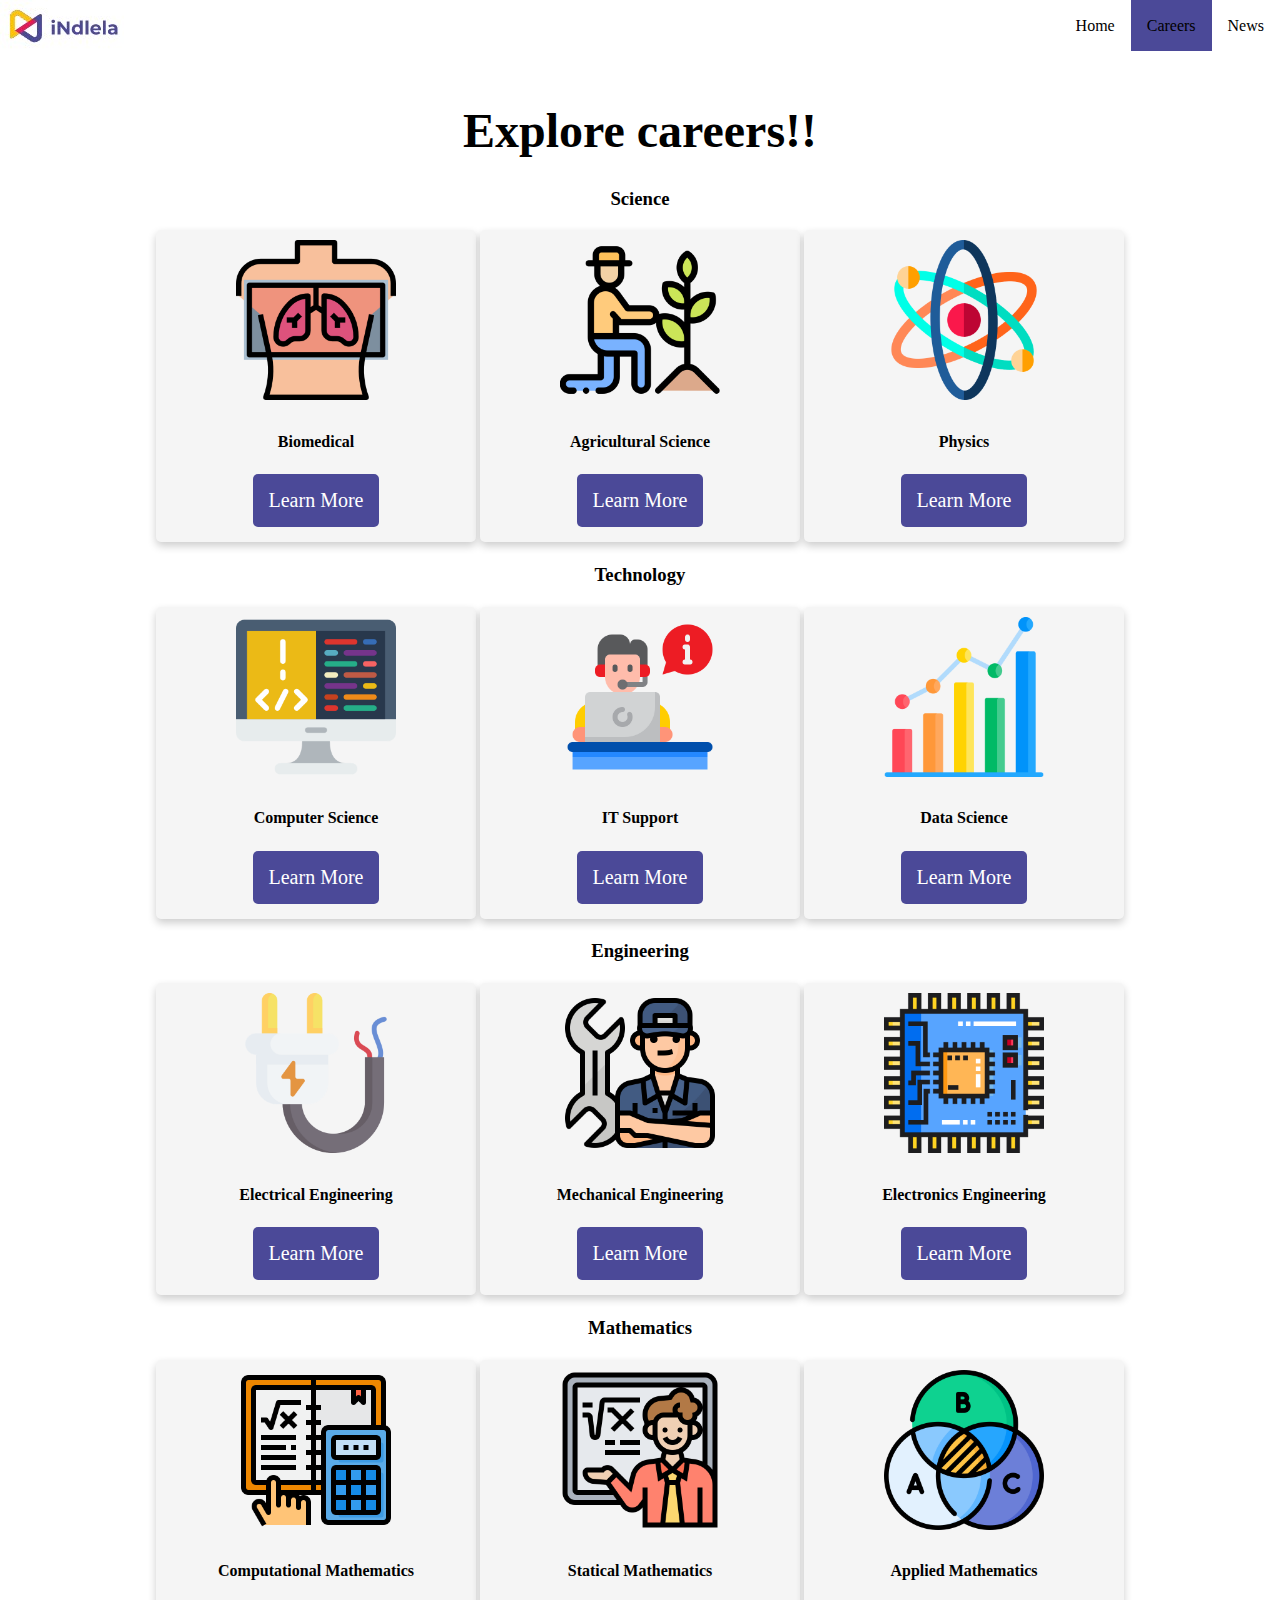
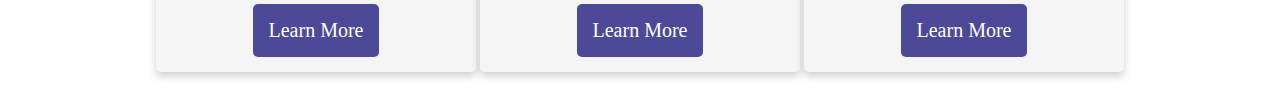
<file: careers.html>
<!DOCTYPE html>
<html lang="en">

<head>
    <meta charset="UTF-8">
    <meta http-equiv="X-UA-Compatible" content="IE=edge">
    <meta name="viewport" content="width=device-width, initial-scale=1.0">
    <title>Careers | Indlela</title>
    <link rel="stylesheet" href="css/styles.css">
</head>

<body>
    <nav>
        <ul class="topnav">
            <a href="index.html"><img src="images/Logo.jpg"></a>
            <li class="right"><a href="news.html">News</a></li>
            <li class="right active"><a href="careers.html">Careers</a></li>
            <li class="right"><a href="index.html">Home</a></li>
        </ul>
    </nav>
      <!-- <div class="conatiner">
        <div class="wrap">
            
            <div class="box one">
               
                <h1>SCIENCE</h1>
                <div class="poster p1">
                    <h4>S</h4>
                </div>
            </div>
            
            <div class="box two">
               
                <H1>TECHNOLOGY</H1>
                <div class="poster p2">
                    <h4>T</h4>
                </div>
            </div>
            
            <div class="box three">
               
                <h1>ENGINEERING</h1>
                <div class="poster p3">
                    <h4>E</h4>
                </div>
            </div>
  
            <div class="box four">
               
                <h1>MATHEMATICS</h1>
                <div class="poster p4">
                    <h4>M</h4>
                </div>
            </div>
            
            
        </div>
    </div> -->
    <section>
        <h1>Explore careers!!</h1>
        <h3>Science</h3>
        <div class="wrapper">
            <div class="card">
                <img class="career-svg" src="images/careers/medical.png" alt="Avatar" style="width:50%;">
                <div class="info">
                    <h4><b>Biomedical</b></h4>
                    <p><a class="btn" href="">Learn More</a></p>
                </div>
            </div>
            <div class="card">
                <img class="career-svg" src="images/careers/agriculture.png" alt="Avatar" style="width:50%">
                <div class="info">
                    <h4><b>Agricultural Science</b></h4>
                    <p><a class="btn" href="">Learn More</a></p>
                </div>
            </div>
            <div class="card">
                <img class="career-svg" src="images/careers/physics.png" alt="Avatar" style="width:50%">
                <div class="info">
                    <h4><b>Physics</b></h4>
                    <p><a class="btn" href="">Learn More</a></p>
                </div>
            </div>
        </div>
        <h3>Technology</h3>
        <div class="wrapper">
            <div class="card">
                <img class="career-svg" src="images/careers/CS.png" alt="Avatar" style="width:50%;">
                <div class="info">
                    <h4><b>Computer Science</b></h4>
                    <p><a class="btn" href="comsci.html">Learn More</a></p>
                </div>
            </div>
            <div class="card">
                <img class="career-svg" src="images/careers/IT.png" alt="Avatar" style="width:50%">
                <div class="info">
                    <h4><b>IT Support</b></h4>
                    <p><a class="btn" href="">Learn More</a></p>
                </div>
            </div>
            <div class="card">
                <img class="career-svg" src="images/careers/DS.png" alt="Avatar" style="width:50%">
                <div class="info">
                    <h4><b>Data Science</b></h4>
                    <p><a class="btn" href="">Learn More</a></p>
                </div>
            </div>
        </div>

        <h3>Engineering</h3>
        <div class="wrapper">
            <div class="card">
                <img class="career-svg" src="images/careers/Electrical.png" alt="Avatar" style="width:50%;">
                <div class="info">
                    <h4><b>Electrical Engineering</b></h4>
                    <p><a class="btn" href="">Learn More</a></p>
                </div>
            </div>
            <div class="card">
                <img class="career-svg" src="images/careers/mechanic.png" alt="Avatar" style="width:50%">
                <div class="info">
                    <h4><b>Mechanical Engineering</b></h4>
                    <p><a class="btn" href="">Learn More</a></p>
                </div>
            </div>
            <div class="card">
                <img class="career-svg" src="images/careers/Electronics.png" alt="Avatar" style="width:50%">
                <div class="info">
                    <h4><b>Electronics Engineering</b></h4>
                    <p><a class="btn" href="">Learn More</a></p>
                </div>
            </div>
        </div>
        <h3>Mathematics</h3>
        <div class="wrapper">
            <div class="card">
                <img class="career-svg" src="images/careers/mathematics.png" alt="Avatar" style="width:50%;">
                <div class="info">
                    <h4><b>Computational Mathematics</b></h4>
                    <p><a class="btn" href="">Learn More</a></p>
                </div>
            </div>
            <div class="card">
                <img class="career-svg" src="images/careers/mathematics_.png" alt="Avatar" style="width:50%">
                <div class="info">
                    <h4><b>Statical Mathematics</b></h4>
                    <p><a class="btn" href="">Learn More</a></p>
                </div>
            </div>
            <div class="card">
                <img class="career-svg" src="images/careers/applied.png" alt="Avatar" style="width:50%">
                <div class="info">
                    <h4><b>Applied Mathematics</b></h4>
                    <p><a class="btn" href="">Learn More</a></p>
                </div>
            </div>
        </div>
    </section>
</body>

</html>
</file>
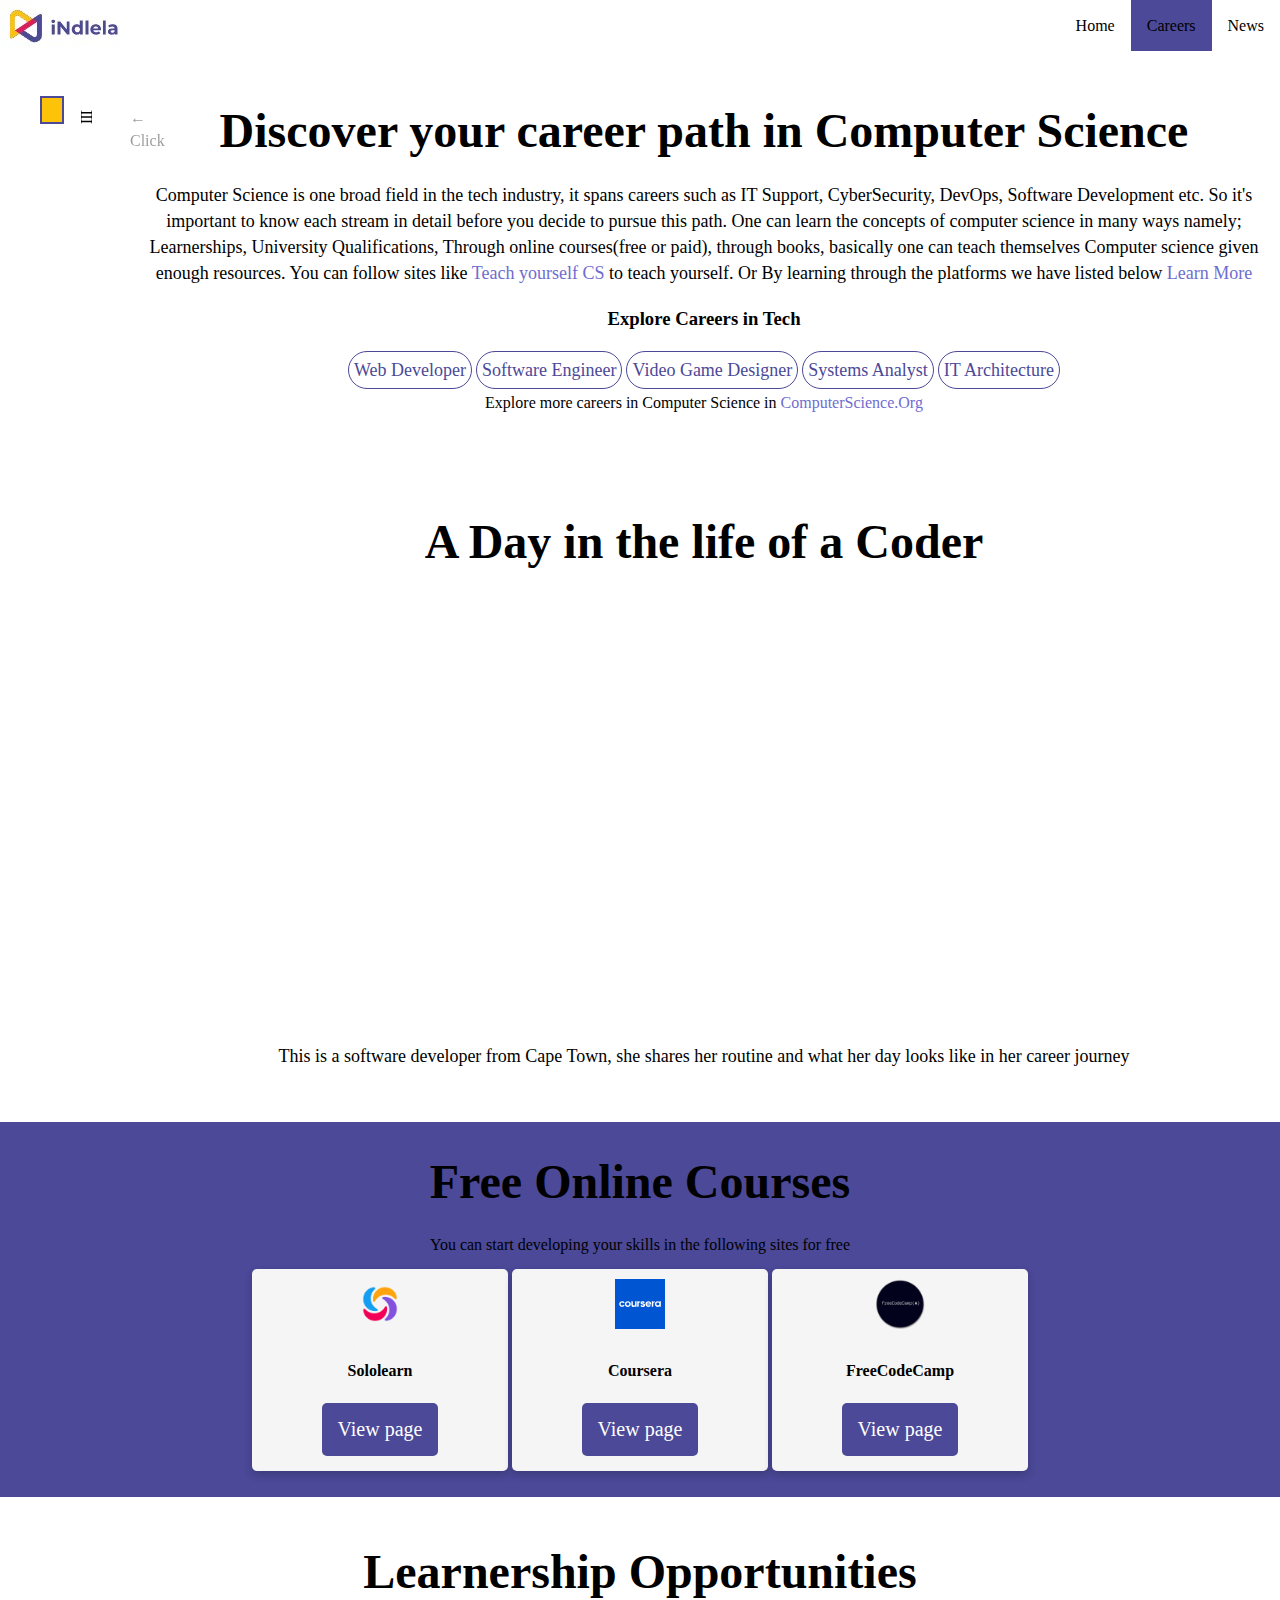
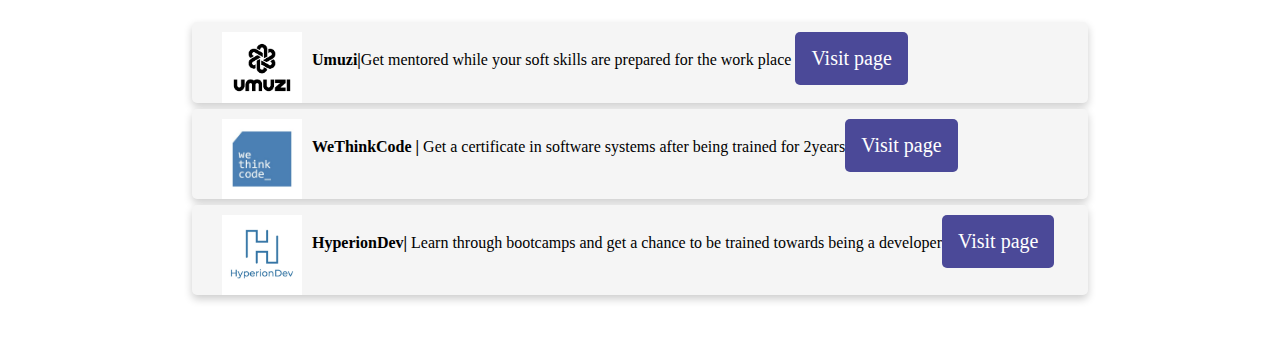
<file: comsci.html>
<!DOCTYPE html>
<html lang="en">

<head>
    <meta charset="UTF-8">
    <meta http-equiv="X-UA-Compatible" content="IE=edge">
    <meta name="viewport" content="width=device-width, initial-scale=1.0">
    <title>Careers | Indlela</title>
    <link rel="stylesheet" href="css/styles.css">
</head>

<body>
    <nav>
        <ul class="topnav">
            <a href="index.html"><img src="images/Logo.jpg"></a>
            <li class="right"><a href="news.html">News</a></li>
            <li class="right active"><a href="careers.html">Careers</a></li>
            <li class="right"><a href="index.html">Home</a></li>
        </ul>
    </nav>
    <details>
        <summary></summary>
        <nav class="menu">
            <a href="#about">About CS</a>
            <a href="#video">A day of a computer scientist</a>
            <a href="#learn">Learn Online</a>
            <a href="#opportunities">Opportunities</a>


        </nav>
    </details>
    <section style="padding-left: 10%;">
        <h1 id = "about">Discover your career path in Computer Science</h1>
        <p style="font-size:18px">Computer Science is one broad field in the tech industry, it spans careers such as IT
            Support, CyberSecurity,
            DevOps, Software Development etc. So it's important to know each stream in detail before you decide to
            pursue this path.
            One can learn the concepts of computer science in many ways namely; Learnerships,
            University Qualifications, Through online courses(free or paid), through books, basically one can teach
            themselves Computer science given enough resources.
            You can follow sites like <a href="https://teachyourselfcs.com/" target="_blank">Teach yourself CS</a> to teach yourself. Or
            By learning through the platforms we have listed below <a href="#learn">Learn More</a></p>

        <h3>Explore Careers in Tech</h3>
        <a class="tag" href="https://www.computerscience.org/careers/web-developer/" target="_blank">Web Developer</a>
        <a class="tag" href="https://www.computerscience.org/careers/software-engineer/" target="_blank">Software
            Engineer</a>
        <a class="tag" href="https://www.computerscience.org/careers/video-game-designer/" target="_blank">Video Game
            Designer</a>
        <a class="tag" href="https://www.computerscience.org/careers/systems-analyst/" target="_blank">Systems
            Analyst</a>
        <a class="tag" href="https://www.computerscience.org/careers/information-technology-architect/"
            target="_blank">IT Architecture</a>
        <p>Explore more careers in Computer Science in <a
                href="https://www.computerscience.org/careers/">ComputerScience.Org</a></p>
    </section>

    <section style="padding-left: 10%;">
        <h1 id="video">A Day in the life of a Coder</h1>
        <iframe width="790" height="444" src="https://www.youtube.com/embed/tI3AWQzCohM" title="YouTube video player"
            frameborder="0"
            allow="accelerometer; autoplay; clipboard-write; encrypted-media; gyroscope; picture-in-picture"
            allowfullscreen></iframe>
        <p style="font-size: 18px;">This is a software developer from Cape Town, she shares her routine and what her day
            looks like in her career journey</p>

    </section>

    <section style="padding: 2% 10%;" id="courses">
        <h1>Free Online Courses</h1>
        <p>You can start developing your skills in the following sites for free</p>

        <div class="card">
            <img class="courseIcon" src="images/companies/sololearn.png" alt="">
            <div class="info">
                <h4><b>Sololearn</b></h4>
                <p><a class="btn" href="https://www.sololearn.com/home" target="_blank">View page</a></p>
            </div>
        </div>
        <div class="card">
            <img class="courseIcon" src="images/companies/Coursera-Logo_600x600.svg" alt="">
            <div class="info">
                <h4><b>Coursera</b></h4>
                <p><a class="btn" href="https://www.coursera.org/" target="_blank">View page</a></p>
            </div>
        </div>
        <div class="card">
            <img class="courseIcon" src="images/companies/FreeCodeCamp_logo.png" alt="">
            <div class="info">
                <h4><b>FreeCodeCamp</b></h4>
                <p><a class="btn" href="freecodecamp.org/learn" target="_blank">View page</a></p>
            </div>
        </div>

    </section>

    <section id="opportunities">
        <h1>Learnership Opportunities</h1>
        <div class="cover"> 
            <div style="display:flex">
                <img class="coIcon" src="images/companies/Umuzi.png" alt="" style="padding-right: 10px;">
                <p><b>Umuzi|</b>Get mentored while your soft skills are prepared for the work place <a class = "btn" href="https://www.umuzi.org/" target="_blank">Visit page</a></p>     
            </div>
        </div>
        <div class="cover"> 
            <div style="display:flex">
                <img class="coIcon" src="images/companies/Wethinkcode.jpg" alt="" style="padding-right: 10px;">
                <p><b>WeThinkCode | </b>Get a certificate in software systems after being trained for 2years<a class = "btn" href="https://www.wethinkcode.co.za/" target="_blank">Visit page</a></p>     
            </div>
        </div>
        <div class="cover"> 
            <div style="display:flex">
                <img class="coIcon" src="images/companies/HyperionDev.jpg" alt="" style="padding-right: 10px;">
                <p> <b>HyperionDev| </b>Learn through bootcamps and get a chance to be trained towards being a developer<a class = "btn" href="https://www.hyperiondev.com/" target="_blank">Visit page</a></p>     
            </div>
        </div>
    </section>

</body>

</html>
</file>
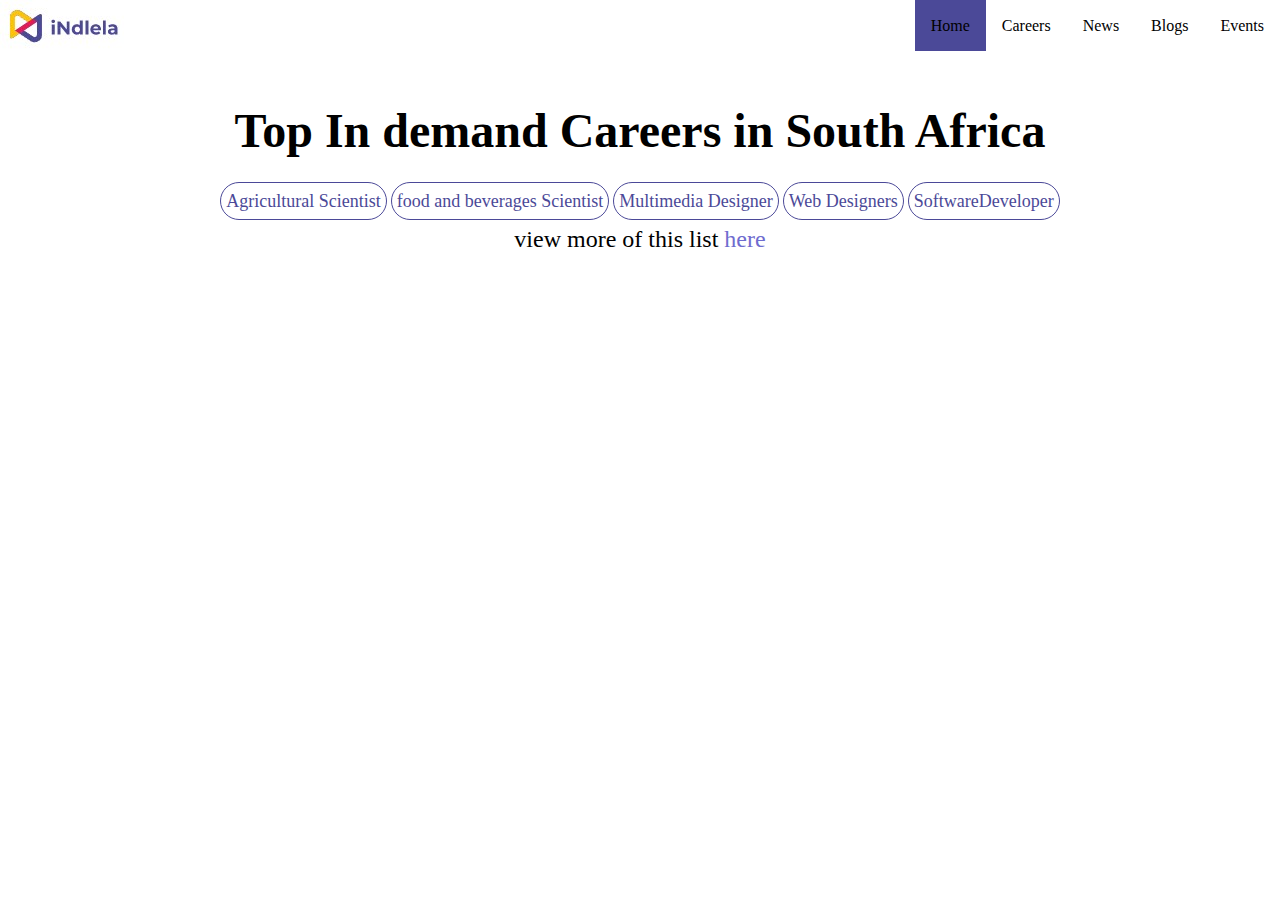
<file: news.html>
<!DOCTYPE html>
<html lang="en">
<head>
    <meta charset="UTF-8">
    <meta http-equiv="X-UA-Compatible" content="IE=edge">
    <meta name="viewport" content="width=device-width, initial-scale=1.0">
    <title>Loading| iNdlela</title>
    <link rel="stylesheet" href="css/styles.css">
</head>
<body>
  <nav>
    <ul class="topnav">
      <a href="index.html"><img src="images/Logo.jpg"></a>
      <li class="right"><a href="events.html">Events</a></li>
      <li class="right"><a href="blogs.html">Blogs</a></li>
      <li class="right"><a href="news.html">News</a></li>
      <li class="right"><a href="careers.html">Careers</a></li>
      <li class="right active"><a href="index.html">Home</a></li>

    </ul>
  </nav>
  <section>
    <h1>Top In demand Careers in South Africa</h1>
    <a class="tag" href="#" target="_blank">Agricultural Scientist</a>
    <a class="tag" href="#" target="_blank">food and beverages Scientist</a>
    <a class="tag" href="#" target="_blank">Multimedia Designer</a>
    <a class="tag"
      href="https://www.sabcnews.com/sabcnews/workers-day-the-most-in-demand-jobs-in-south-africa-right-now/"
      target="_blank">Web Designers</a>
    <a class="tag" href="https://www.computerscience.org/careers/information-technology-architect/"
      target="_blank">SoftwareDeveloper</a>

    <p style="font-size: 24px;">view more of this list <a
        href="https://www.sabcnews.com/sabcnews/workers-day-the-most-in-demand-jobs-in-south-africa-right-now/" target = "_blank">here</a>
    </p>
  </section>
</body>
</html>
</file>
<file: css/styles.css>
/*C O L O R   P A L L E T E S*/
html{
  --color-primary: #4b4998;
  --color-primary-co:#6f6ccf;
  --color-secondary: #fdc309;
  --color-tertiary: #e61a54;
  --bg-color: #f5f5f5;
  --font-color:#000000;
  height: 100%;
}
body {
  margin: 0;
  padding: 0;
  line-height: 1.45;
  font-family: "Roboto";
  color: var(--font-color);
}

a{
  text-decoration: none;
  color: var(--color-primary-co);
}

/*H E A D E R*/
header {
  width: 100%;
    background-image: url(EauDp1hUcAAE-bK.jpg);
    background-position: center;
    background-size: cover;
 
  background-image: linear-gradient(rgba(0, 0, 0, 0.727),rgba(0, 0, 0, 0.75)) , url(../images/bg.jpg);

}

h1 {
font-size: 48px;
margin: 0 0 16px 0;
}
h2 {
font-weight: 300;
font-size: 24px;
margin: 0 0 16px 0;
}
.myDiv {
  margin: 0 auto;
  padding: 100px 20px 0 20px;
  height: 70vh;
  text-align: center;
  color: var(--bg-color);
}
.btn {
  display: inline-block;
  color: white;
  font-weight: 500;
  font-size: 20px;
  background: var(--color-primary);
  border: none;
  border-radius: 5px;
  padding: 12px 16px;
  cursor: pointer;
}
.btn:hover {
  background: #6f6ccf;
}

/*N A V I G A T I O N*/
ul.topnav {
  list-style-type: none;
  margin: 0;
  padding: 0;
  overflow: hidden;
  background-color: white;
}

ul.topnav li {float: left;}

ul.topnav li a {
  display: block;
  color: var(--font-color);
  text-align: center;
  padding: 14px 16px;
  text-decoration: none;
}

.active{
  background-color: var(--color-primary);
  color:var(--bg-color);
}

ul.topnav li a:hover:not(.active) {background-color:var(--color-primary-co);}

ul.topnav li a.active {background-color: var(--color-primary);color:var(--bg-color);}

ul.topnav li.right {float: right;}

@media screen and (max-width: 600px) {
  ul.topnav li.right, 
  ul.topnav li {float: none;}
}


/* C A R E E R S */
.card {
  box-shadow: 0 4px 8px 0 rgba(0,0,0,0.2);
  transition: 0.3s;
  border-radius: 5px;
  width: 25%;
  display: inline-block;
  font-size:16px;
  background-color: var(--bg-color);
  padding-top: 10px;
}

/* On mouse-over, add a deeper shadow */
.card:hover {
  box-shadow: 0 8px 16px 0 rgba(0,0,0,0.2);
}

/* Add some padding inside the card container */
.info {
  padding: 2px 16px;
}

.career-svg{
border-radius: 5px 5px 0 0;
}

section {
  text-align: center;
  padding: 40px 0;
}

/* S I D E  M E N U */
details {
  margin: 40px;
  position: fixed; /* Set the navbar to fixed position */
  top: 5; /* Position the navbar at the top of the page */
}
summary {
  writing-mode: vertical-lr;
  text-align: center;
  padding: 12px 10px;
  width: 23px;
  height: 17px;
  background-color: var(--color-secondary);
  border: 2px solid var(--color-primary);
  cursor: pointer;
  user-select: none;
  outline: none;
  transition: transform 200ms ease-in-out 0s;
}
summary::before,
summary::after {
  position: static;
  top: 0;
  left: 0;
}
summary::before {
  content: "";
}
summary::after {
  content: "III";
  letter-spacing: -1px;
}
summary:hover {
  transform: scale(1.1);
}
summary::marker {
  font-size: 0;
}
summary::-webkit-details-marker {
  display: none;
}
details[open] .menu {
  animation-name: menuAnim;
}
details[open] summary::before {
  content: "X";
}
details[open] summary::after {
  content: "";
}
.menu {
  height: 0;
  width: fit-content;
  background-color: var(--color-primary);
  box-shadow: 0 4px 12px 0 rgba(0, 0, 0, 0.2);
  margin-top: 8px;
  display: flex;
  flex-direction: column;
  justify-content: space-between;
  overflow: hidden;
  animation: closeMenu 300ms ease-in-out forwards;
  position: fixed;
}
.menu a {
  padding: 12px 24px;
  margin: 0 16px;
  color: var(--bg-color);
  border-bottom: 2px solid rgba(0, 0, 0, 0.1);
  text-decoration: none;
  text-align: center;
  transition: filter 200ms linear 0s;
}
.menu a:nth-of-type(1) {
  padding-top: 24px;
}
.menu a:nth-last-of-type(1) {
  border-bottom: none;
}
.menu a:hover {
  filter: brightness(200%);
}
details::before {
  content: "← Click";
  color: var(--font-color);
  position: absolute;
  margin-left: 80px;
  padding: 10px 10px;
  opacity: 0.4;
}
details[open]::before {
  animation: fadeMe 300ms linear forwards;
}
@keyframes menuAnim {
  0% {
    height: 0;
  }
  100% {
    height: 312px;
  }
}
@keyframes fadeMe {
  0% {
    opacity: 0.4;
  }
  100% {
    opacity: 0;
  }
}

/* L A N D I N G*/
.container{
  width: 1000px;
  position: relative;
  display: flex;
  justify-content: space-between;
  text-align: center;
  margin: auto;
}

.container .test{
  position: relative;
  cursor: pointer;
}

.container .test .face{
  width: 300px;
  height: 200px;
  transition: 0.5s;
}

.container .test .face.face1{
  position: relative;
  background: transparent;
  display: flex;
  justify-content: center;
  align-items: center;
  z-index: 1;
  transform: translateY(100px);
}

.container .test:hover .face.face1{
  background: #4b4998;
  transform: translateY(0);
}

.container .test .face.face1 .content{
  opacity: 0.2;
  transition: 0.5s;
}

.container .test:hover .face.face1 .content{
  opacity: 1;
}

.container .card .face.face1 .content img{
  max-width: 100px;
}

.container .test .face.face1 .content h3{
  margin: 10px 0 0;
  padding: 0;
  color: #fff;
  text-align: center;
  font-size: 1.5em;
}

.container .test .face.face2{
  position: relative;
  background: #fff;
  display: flex;
  justify-content: center;
  align-items: center;
  padding: 20px;
  box-sizing: border-box;
  box-shadow: 0 20px 50px rgba(0, 0, 0, 0.8);
  transform: translateY(-100px);
}

.container .test:hover .face.face2{
  transform: translateY(0);
}

.container .test .face.face2 .content p{
  margin: 0;
  padding: 0;
}

.container .test .face.face2 .content a{
  margin: 15px 0 0;
  display:  inline-block;
  text-decoration: none;
  font-weight: 900;
  color: var(--color-primary);
  padding: 5px;
  border: 1px solid var(--color-primary-co);
}

.container .test .face.face2 .content a:hover{
  background: var(--color-primary-co);
  color: #fff;
}




/* NEW SECTIon */


.conatiner {
	width: 100%;
	height: 500px;
}
.wrap {
	display: -webkit-box;
	display: -ms-flexbox;
	display: flex;
	-ms-flex-wrap: wrap;
	    flex-wrap: wrap;
	-webkit-box-pack: center;
	    -ms-flex-pack: center;
	        justify-content: center;
	-webkit-box-align: center;
	    -ms-flex-align: center;
	        align-items: center;
	-webkit-box-orient: horizontal;
	-webkit-box-direction: normal;
	    -ms-flex-direction: row;
	        flex-direction: row;
}

.box {
	margin: 10px;
	width: 300px;
	height: 490px;
	text-align: center;
	border-radius: 3px;
	-webkit-transition: 200ms ease-in-out;
	-o-transition: 200ms ease-in-out;
	transition: 200ms ease-in-out;
	-webkit-box-shadow: 0 0 15px rgba(0,0,0,0.3);
	        box-shadow: 0 0 15px rgba(0,0,0,0.3);
}
.box:hover {
	margin-bottom: -10px;
	-webkit-box-shadow: 0 0 5px rgba(0,0,0,0.7);
	        box-shadow: 0 0 5px rgba(0,0,0,0.7);
}
.box h1 {
	color: #fff;
	padding: 30px;
	margin-top: 100px;
	text-align: center;
	font-weight: 100;
	font-size: 25px;
	background: rgba(0,0,0,0.8);
	-webkit-box-shadow: 0 0 30px rgba(0,0,0,0.7);
	        box-shadow: 0 0 30px rgba(0,0,0,0.8);
}

.poster {
	width: 130px;
	height:130px;
	margin: 120px auto;
	position: relative;
	border-radius: 100px;
}
.poster h4 {
	top: 16px;
	color: #fff;
	position: relative;
	font-size: 80px;
	text-align: center;
	font-weight: 100;
}
.one {
	background: url('https://source.unsplash.com/900x920');
	background-repeat: no-repeat;
	background-size: cover;
	background-position: center;
}

.two {
	background: url('https://source.unsplash.com/820x900');
	background-repeat: no-repeat;
	background-size: cover;
	background-position: center;
}
.three {
	background: url('https://source.unsplash.com/500x500');
	background-repeat: no-repeat;
	background-size: cover;
	background-position: center;
}

.four {
	background: url('https://source.unsplash.com/550x520');
	background-repeat: no-repeat;
	background-size: cover;
	background-position: center;
}


/* POSTER*/
.p1 {
	background: #2b5876;  /* fallback for old browsers */
	background: -webkit-linear-gradient(to right, #4e4376, #2b5876);  /* Chrome 10-25, Safari 5.1-6 */
	background: -webkit-gradient(linear, left top, right top, from(#4e4376), to(#2b5876));
	background: -webkit-linear-gradient(left, #4e4376, #2b5876);
	background: -o-linear-gradient(left, #4e4376, #2b5876);
	background: linear-gradient(to right, #4e4376, #2b5876); /* W3C, IE 10+/ Edge, Firefox 16+, Chrome 26+, Opera 12+, Safari 7+ */
	-webkit-box-shadow: 0 0 20px darkblue;
	        box-shadow: 0 0 20px darkblue;
}

.p2 {
	background: #f857a6;  /* fallback for old browsers */
	background: -webkit-linear-gradient(to right, #ff5858, #f857a6);  /* Chrome 10-25, Safari 5.1-6 */
	background: -webkit-gradient(linear, left top, right top, from(#ff5858), to(#f857a6));
	background: -webkit-linear-gradient(left, #ff5858, #f857a6);
	background: -o-linear-gradient(left, #ff5858, #f857a6);
	background: linear-gradient(to right, #ff5858, #f857a6); /* W3C, IE 10+/ Edge, Firefox 16+, Chrome 26+, Opera 12+, Safari 7+ */
	-webkit-box-shadow: 0 0 20px #fa3380;
	        box-shadow: 0 0 20px #fa3380;
}

.p3 {
	background: #4776E6;  /* fallback for old browsers */
	background: -webkit-linear-gradient(to right, #8E54E9, #4776E6);  /* Chrome 10-25, Safari 5.1-6 */
	background: -webkit-gradient(linear, left top, right top, from(#8E54E9), to(#4776E6));
	background: -webkit-linear-gradient(left, #8E54E9, #4776E6);
	background: -o-linear-gradient(left, #8E54E9, #4776E6);
	background: linear-gradient(to right, #8E54E9, #4776E6); /* W3C, IE 10+/ Edge, Firefox 16+, Chrome 26+, Opera 12+, Safari 7+ */
	-webkit-box-shadow: 0 0 20px lightblue;
	        box-shadow: 0 0 20px lightblue;
}

.p4 {
	background: #1FA2FF;  /* fallback for old browsers */
	background: -webkit-linear-gradient(to right, #A6FFCB, #12D8FA, #1FA2FF);  /* Chrome 10-25, Safari 5.1-6 */
	background: -webkit-gradient(linear, left top, right top, from(#A6FFCB), color-stop(#12D8FA), to(#1FA2FF));
	background: -webkit-linear-gradient(left, #A6FFCB, #12D8FA, #1FA2FF);
	background: -o-linear-gradient(left, #A6FFCB, #12D8FA, #1FA2FF);
	background: linear-gradient(to right, #A6FFCB, #12D8FA, #1FA2FF); /* W3C, IE 10+/ Edge, Firefox 16+, Chrome 26+, Opera 12+, Safari 7+ */
	-webkit-box-shadow: 0 0 20px skyblue;
	        box-shadow: 0 0 20px skyblue;
}


/*  FOLLOW*/
.Follow {	  background:url("https://pbs.twimg.com/profile_images/959092900708544512/v4Db9QRv_bigger.jpg")no-repeat center / contain;
	width: 50px;
	height: 50px;
	bottom: 9px;
	right: 20px;
	display:block;
	position:fixed;
	border-radius:50%;
	z-index:999;
	animation:  rotation 10s infinite linear;
	}

@keyframes rotation {
		from {
				-webkit-transform: rotate(0deg);
		}
		to {
				-webkit-transform: rotate(359deg);
		}
}


/* T A G S */
.tag {
  display: inline-block;
  text-align: center;
  margin-bottom: 2px;
  text-decoration: none;
  border-radius: 30px;
  border-style: solid;
  border-width: thin;
  color: var(--color-primary);
  padding: 5px 5px;
  font-size: 18px;
}

/* C O U R S E S */
.course {
  box-shadow: 0 4px 8px 0 rgba(0,0,0,0.2);
  transition: 0.3s;
  border-radius: 5px;
  width: 60%;
  display: inline-block;
  font-size:16px;
}

.course:hover {
  box-shadow: 0 8px 16px 0 rgba(0,0,0,0.2);
}

.courseIcon{
  width: 50px;
}

#courses{
  background-color: var(--color-primary);
}

.cover{
  box-shadow: 0 4px 8px 0 rgba(0,0,0,0.2);
  transition: 0.3s;
  border-radius: 5px;
  width: 70%;
  display: inline-block;
  font-size:16px;
  background-color: var(--bg-color);
  padding-top: 10px;
  text-align: justify;
  padding-left:30px;
}
.coIcon{
  width:90px;
}

.btn1 {

  color: white;
  background: var(--color-primary);
  cursor: pointer;
}
.btn1:hover {
  background: #6f6ccf;
}


/* List of Careers*/
*,
*::before,
*::after {
  box-sizing: border-box;
}

p {
  margin: 0 0 13px 0;
}

a {
  color: var(--color-primary-co);
}

.center { text-align: center; }

.container {
  width: 95%;
  max-width: 1220px;
  margin: 0 auto;
}

.careers{
  display: grid;
  grid-template-columns: 1fr 3fr;
  position: relative;
}

.alphabet {
  font-size: 10vw;
  font-weight: 600;
  padding: 10px 0;
  position: sticky;
  top: 0;
  text-align: center;
  height: calc(10vw + 20px);
  transition: all 0.2s ease-in;
  color:var(--color-tertiary) ;
}

.alpha_content {
  border-top: 2px solid --bg-color;
  display: grid;
  grid-template-columns: 1fr 4fr;
  grid-gap: 10px;
  padding: 15px 0;
}

.alpha_content .title {
  font-weight: 600
}

.alpha_content .list {
  line-height: 26px;
}

@media (max-width: 600px) {
  .alpha_content {
    grid-template-columns: 1fr;
  }
}

@media (max-width: 576px) {
  .alpha_content .list {
    font-size: 15px;
  }
}
</file>
